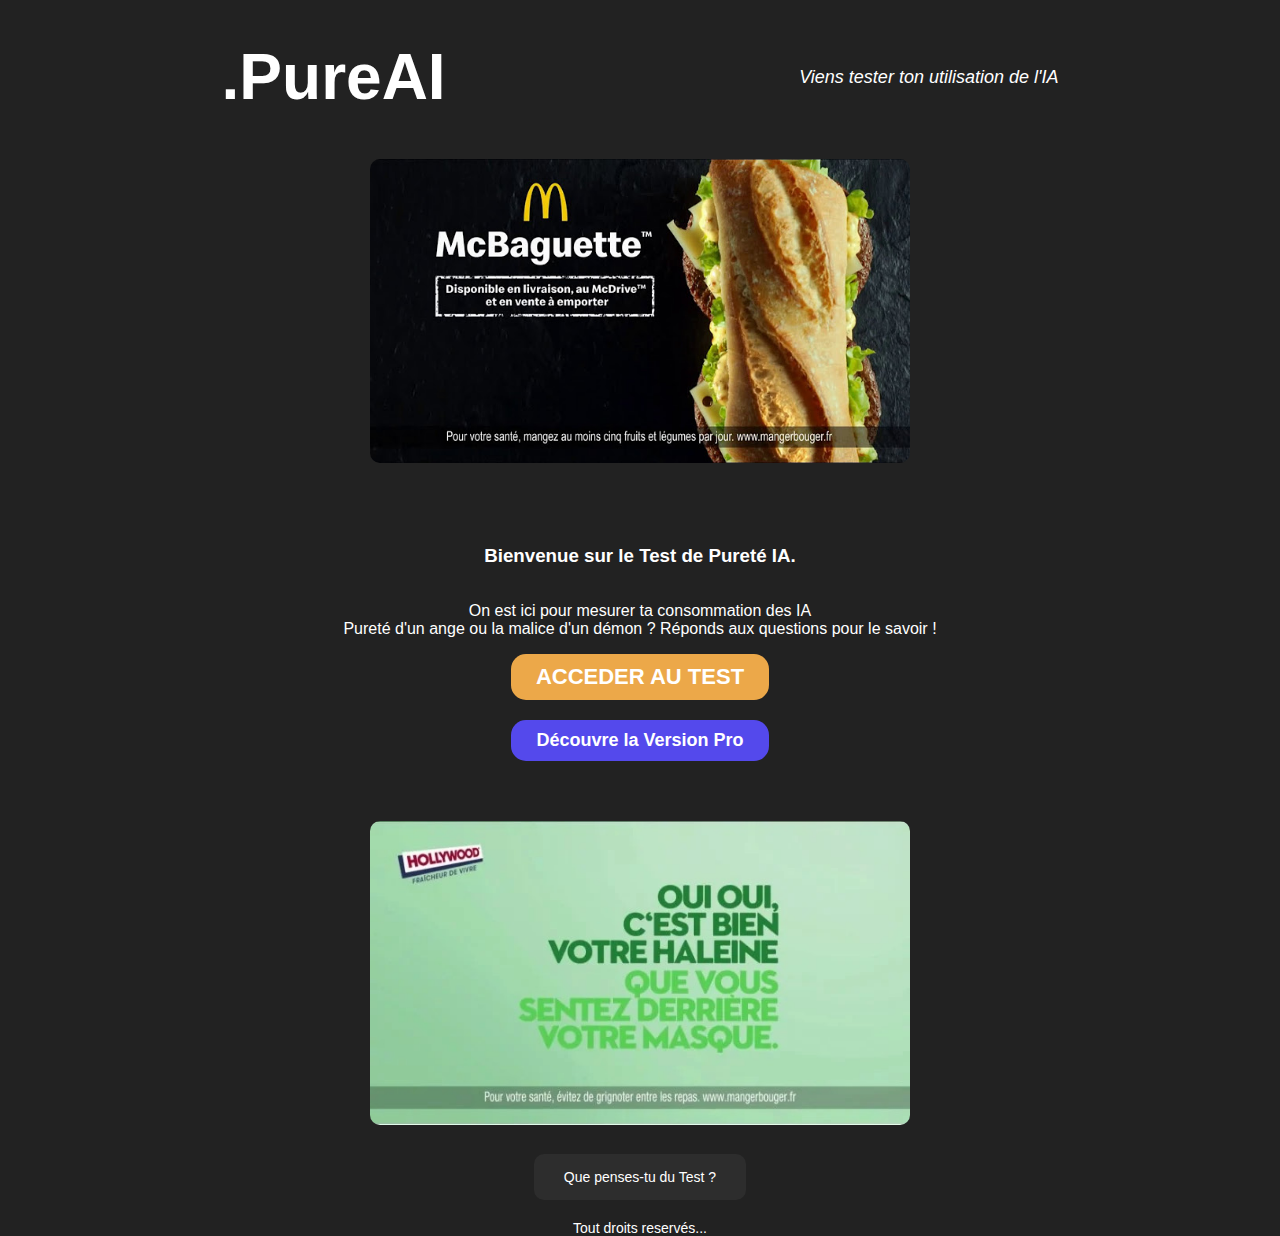
<file: index.html>
<!DOCTYPE html>
<html lang="fr">
<head>
    <meta charset="UTF-8">
    <meta name="viewport" content="width=device-width, initial-scale=1.0">
    <title>Test de pureté IA - MENU</title>
    <link href="cssfiles/style.css" rel="stylesheet" />
    <link href="cssfiles/index.css" rel="stylesheet" />
</head>
<body>
    <header>
        <div class="brand-name">.PureAI</div>
        <div class="brand-slogan"><em>Viens tester ton utilisation de l'IA</em></div>
    </header>

    <main>
        <div class="pub pub-left">
            <img src="imageFiles/pubMcDo.jpeg" alt="Publicité 1">
        </div>

        <div class="nav">
            <h3>Bienvenue sur le Test de Pureté IA. <br></h5>
            <p>
                On est ici pour mesurer ta consommation des IA <br>
                Pureté d'un ange ou la malice d'un démon ? Réponds aux questions pour le savoir ! 
            </p>
            <a href="quizz.html" class="navigation1">ACCEDER AU TEST</a>
            <a href="versionPro.html" class="navigationVersionPro">Découvre la Version Pro</a>
        </div>

        <div class="pub pub-right">
            <img src="imageFiles/pubHollywood.jpeg" alt="Publicité 2">
        </div>
    </main>

    <footer>
        <div class="nav">
            <a href="https://forms.gle/vvyc8qMKTzBKR8dy8" class="navigation_link"> Que penses-tu du Test ?</a>
        </div>

        <p style="margin-top: 20px;">
            Tout droits reservés...
        </p>
    </footer>

</body>
</html>
</file>
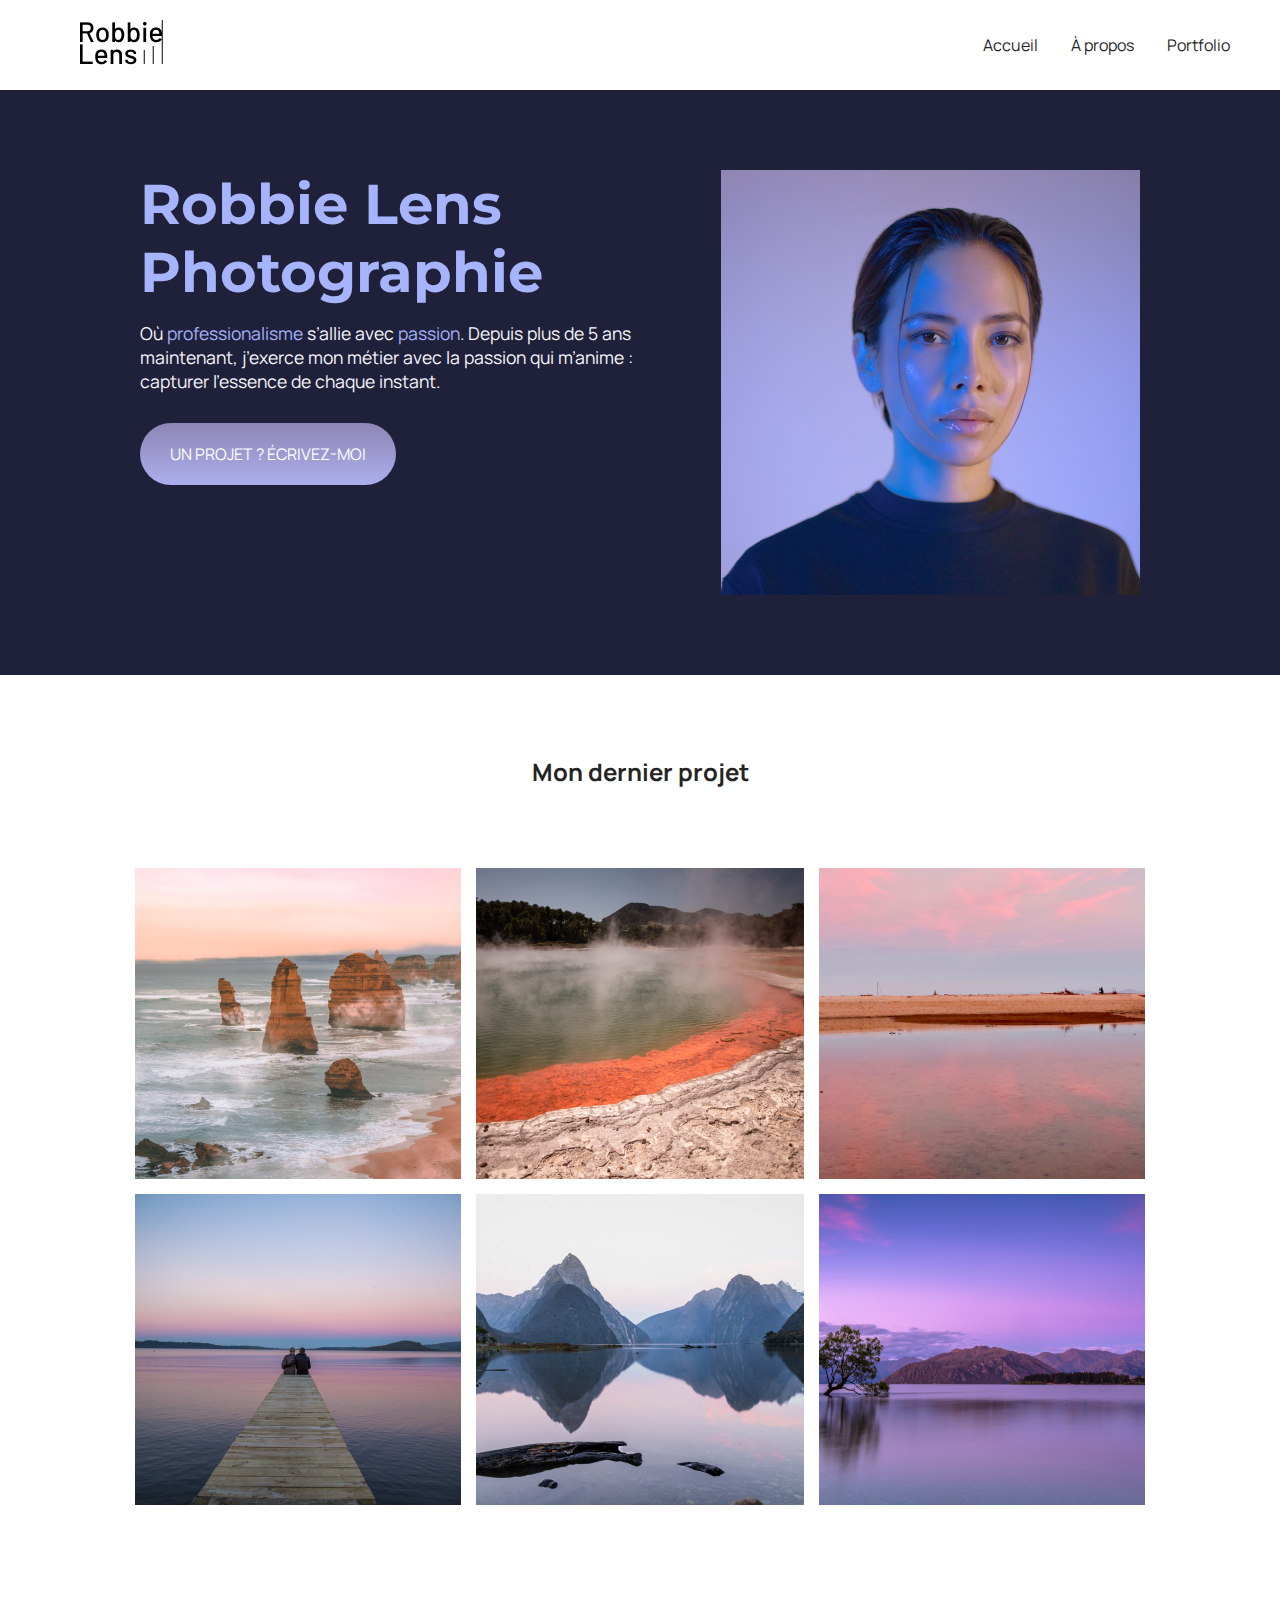
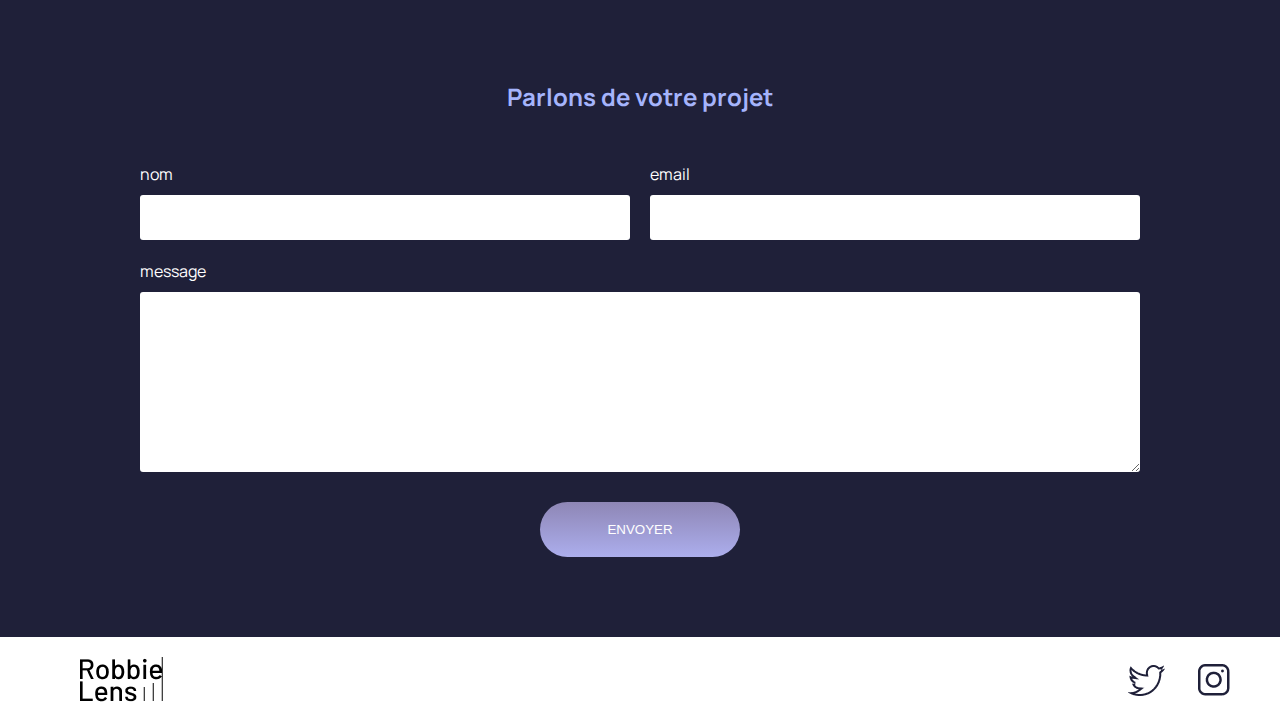
<file: exe/index.html>
<!DOCTYPE html>
<html lang="fr">

<head>
    <meta charset="utf-8" />
    <title>Accueil - Robbie Lens Photographie</title>
    <link href="style/style.css" rel="stylesheet" />
    <link href="style/index.css" rel="stylesheet" />
    <link rel="preconnect" href="https://fonts.googleapis.com">
    <link rel="preconnect" href="https://fonts.gstatic.com" crossorigin>
    <link href="https://fonts.googleapis.com/css2?family=Manrope&family=Montserrat&display=swap" rel="stylesheet">
</head>

<body>
    <header>
        <nav>
            <a href="index.html" class="lien-icone">
                <img src="images/logo.png" alt="Logo Robbie Lens" />
            </a>
            <div>
                <a href="index.html">Accueil</a>
                <a href="a-propos.html">À propos</a>
                <a href="portfolio.html">Portfolio</a>
            </div>
        </nav>
    </header>
    <main>
        <section class="accueil-introduction">
            <div>
                <h1>Robbie Lens Photographie</h1>
                <p>
                    Où <em>professionalisme</em> s’allie avec <em>passion</em>. Depuis
                    plus de 5 ans maintenant, j’exerce mon métier avec la passion
                    qui m’anime : capturer l’essence de chaque instant.
                </p>
                <a href="#contact" class="cta">UN PROJET ? ÉCRIVEZ-MOI</a>
            </div>
            <img src="images/robbie-lens.png" alt="Portrait avec effet de la photographe Robbie Lens" />
        </section>
        <section class="accueil-photos">
            <h2>Mon dernier projet</h2>
            <div>
                <img src="images/accueil/element-1.png" alt="Twelve apostles - Australie" />
                <img src="images/accueil/element-2.png" alt="Wai-O-Tapu - Nouvelle-Zélande" />
                <img src="images/accueil/element-3.png" alt="Parc National d’Abel Tasman - Nouvelle-Zélande" />
            </div>
            <div>
                <img src="images/accueil/element-4.png" alt="Lac Rotorua - Nouvelle-Zélande" />
                <img src="images/accueil/element-5.png" alt="Milford Sound - Nouvelle-Zélande" />
                <img src="images/accueil/element-6.png" alt="Lac Wanaka - Nouvelle-Zélande" />
            </div>
        </section>
        <section id="contact" class="section-contact">
            <h2>Parlons de votre projet</h2>
            <form method="get" action="">
                <div class="form-nom-email">
                    <div class="form-column">
                        <label for="nom">nom</label>
                        <input type="text" name="nom" id="nom" />
                    </div>
                    <div class="form-column">
                        <label for="email">email</label>
                        <input type="e-mail" name="email" id="email" />
                    </div>
                </div>
                <label for="message">message</label>
                <textarea name="message" id="message" rows="10"></textarea>
                <input type="submit" value="ENVOYER" class="cta" />
            </form>
        </section>
    </main>
    <footer>
        <a href="index.html" class="lien-icone">
            <img src="images/logo.png" alt="Logo Robbie Lens" />
        </a>
        <div>
            <a target="_blank" href="https://twitter.com/" class="lien-icone">
                <img src="images/twitter.png" alt="Logo Twitter" />
            </a>
            <a target="_blank" href="https://www.instagram.com/" class="lien-icone">
                <img src="images/instagram.png" alt="Logo Instagram" />
            </a>
        </div>
    </footer>
</body>

</html>
</file>
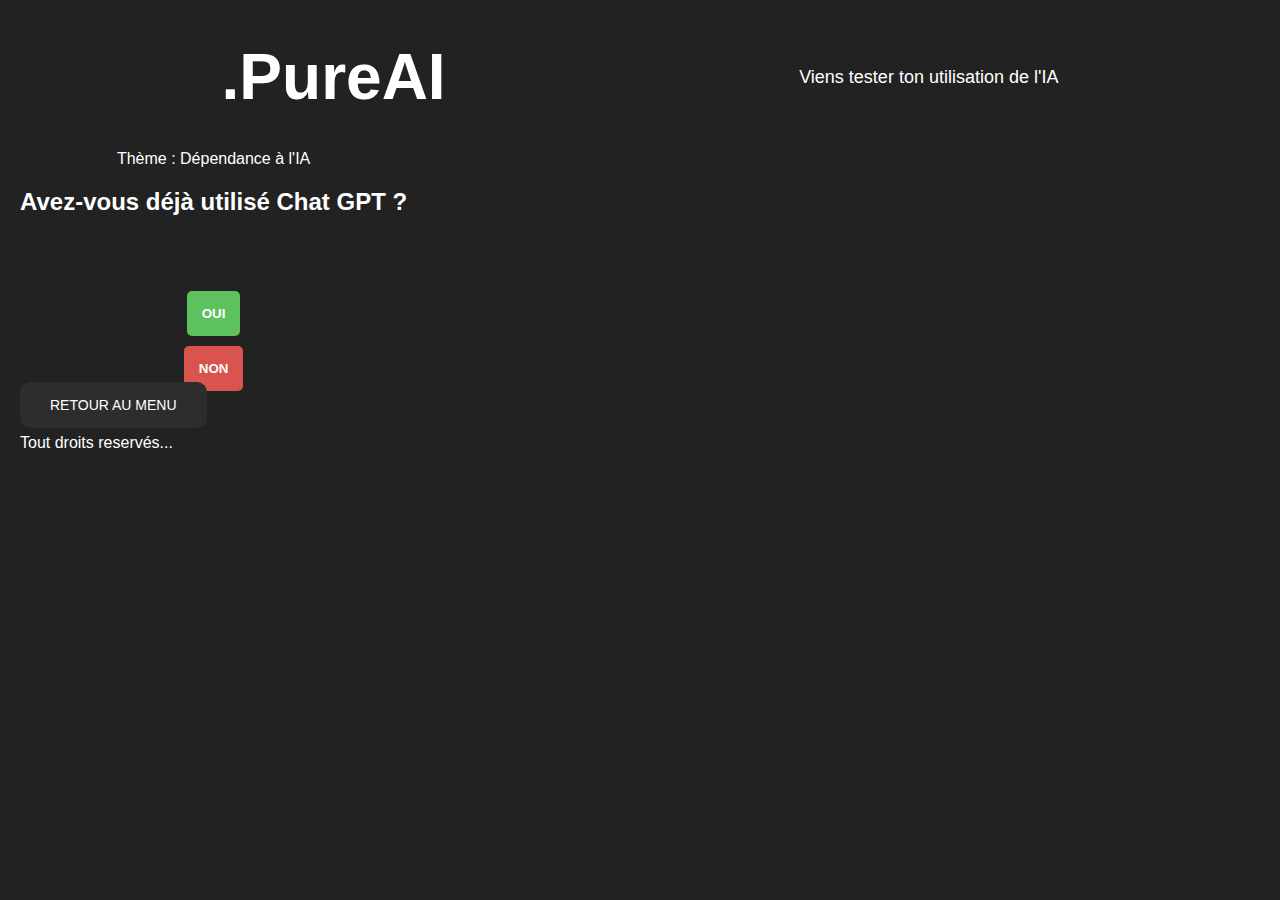
<file: quizz.html>
<!DOCTYPE html>
<html lang="fr">
<head>
    <meta charset="UTF-8">
    <meta name="viewport" content="width=device-width, initial-scale=1.0">
    <title>Test de pureté IA - QUIZZ</title>
    <link href="cssfiles/style.css" rel="stylesheet" />
    <link href="cssfiles/quizz.css" rel="stylesheet" />
    <script src="script.js" defer></script>
</head>
<body>
    <header>
        <div class="brand-name">.PureAI</div>
        <div class="brand-slogan">Viens tester ton utilisation de l'IA</div>
    </header>

    <main>
        <section class="centreSalle">
            <div>
                <p id="theme" class="theme">Thème : Consommation Energétique</p>
                <h2 id="question" class="question">Avez-vous déjà utilisé Chat GPT ?</h2>
            </div>
            <div id="buttons">
                <div id="DivButtons">
                    <button id="gbutton" class="greenbutton">OUI</button> <br>
                    <button id="rbutton" class="redbutton">NON</button>
                </div>
            </div>
        </section>
    </main>

    <footer>
        <div class="nav">
            <a href="index.html" class="navigation2">RETOUR AU MENU</a>
        </div>
        <p style="margin-top: 20px;">
            Tout droits reservés...
        </p>
    </footer>
    
</body>
</html>
</file>
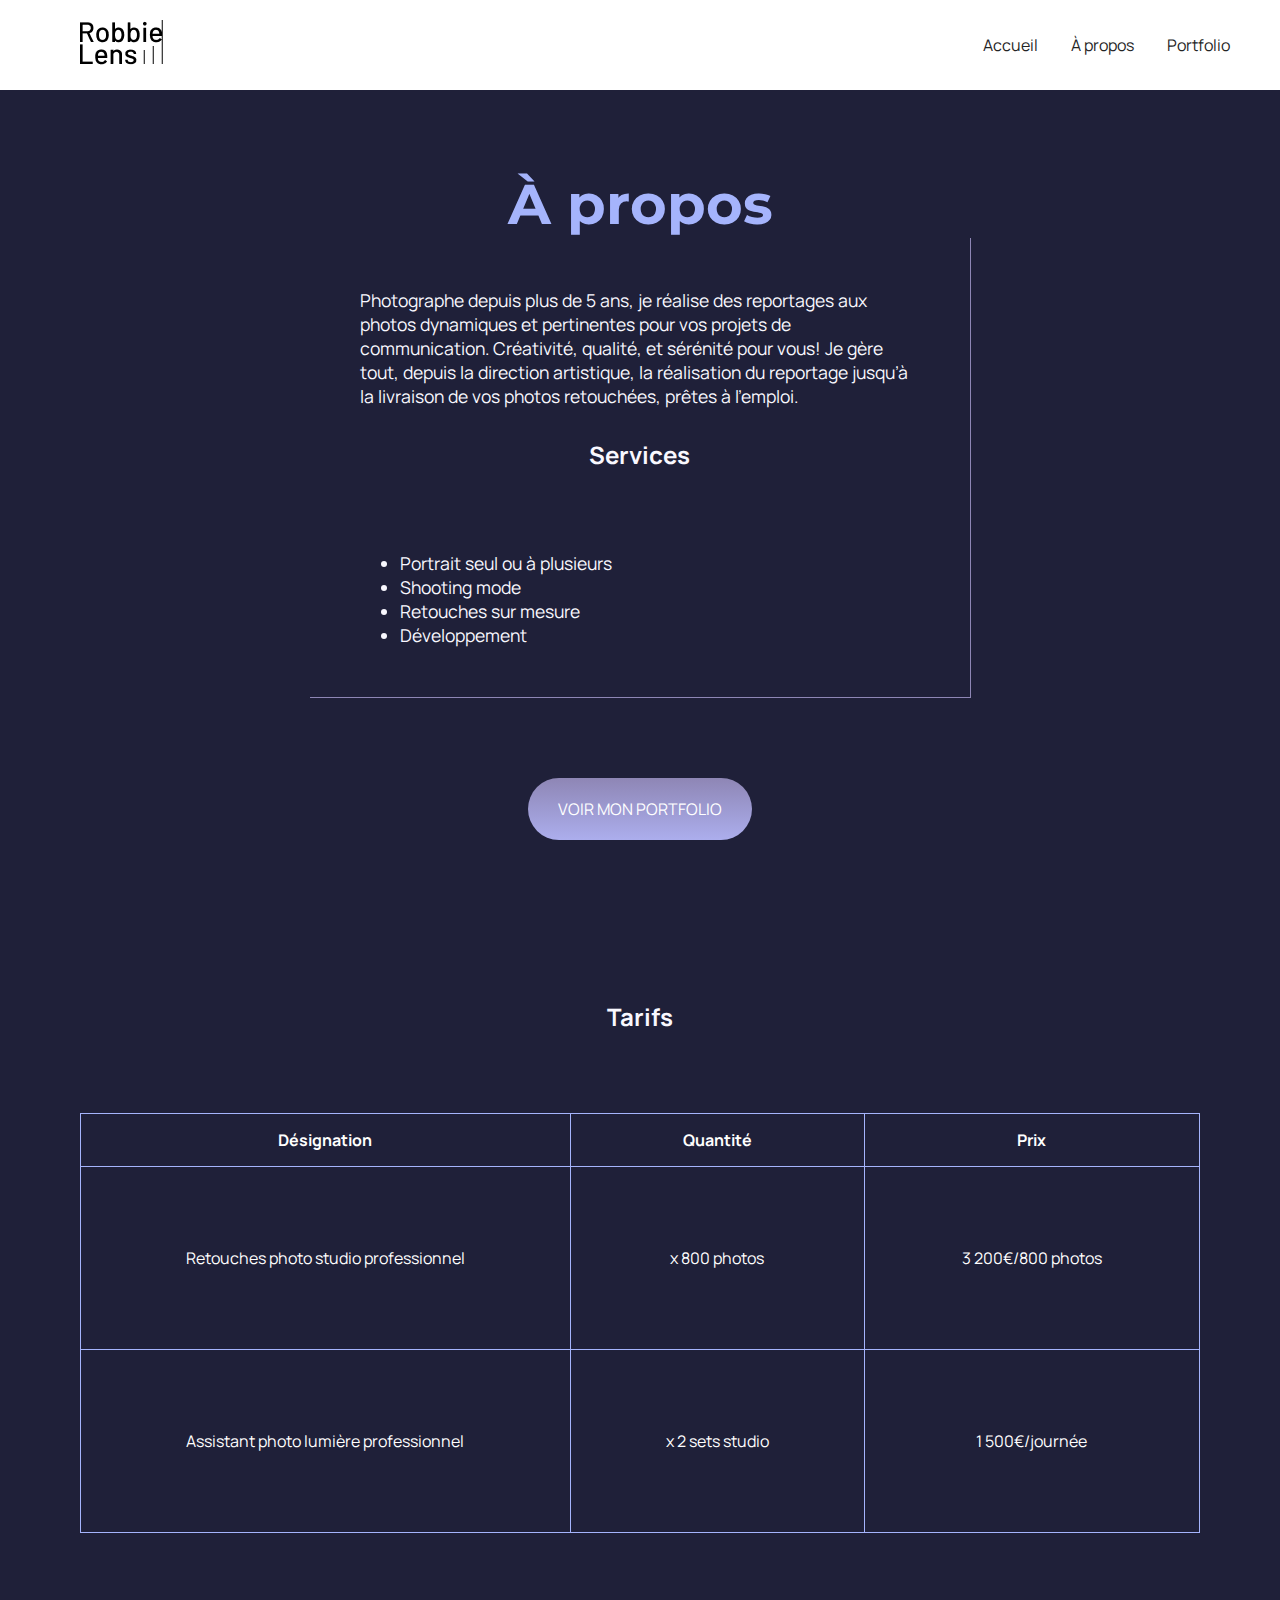
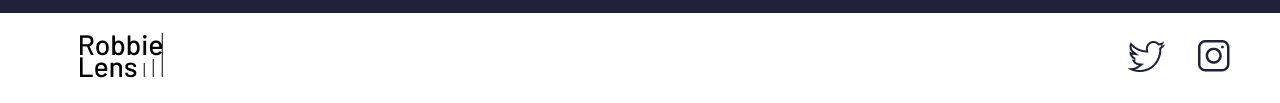
<file: exe/a-propos.html>
<!DOCTYPE html>
<html>

<head>
    <meta charset="utf-8" />
    <title>À propos - Robbie Lens Photographie</title>
    <link href="style/style.css" rel="stylesheet" />
    <link href="style/a-propos.css" rel="stylesheet" />
    <link rel="preconnect" href="https://fonts.googleapis.com">
    <link rel="preconnect" href="https://fonts.gstatic.com" crossorigin>
    <link href="https://fonts.googleapis.com/css2?family=Manrope&family=Montserrat&display=swap" rel="stylesheet">
</head>

<body>
    <header>
        <nav>
            <a href="index.html" class="lien-icone">
                <img src="images/logo.png" alt="Logo Robbie Lens" />
            </a>
            <div>
                <a href="index.html">Accueil</a>
                <a href="a-propos.html">À propos</a>
                <a href="portfolio.html">Portfolio</a>
            </div>
        </nav>
    </header>
    <main class="a-propos-main">
        <section>
            <h1>À propos</h1>
            <div class="carre-contenu">
                <p>
                    Photographe depuis plus de 5 ans, je réalise des reportages aux photos dynamiques et pertinentes
                    pour
                    vos
                    projets de communication. Créativité, qualité, et sérénité pour vous! Je gère tout, depuis la
                    direction
                    artistique, la réalisation du reportage jusqu’à la livraison de vos photos retouchées, prêtes à
                    l’emploi.
                </p>
                <h2>Services</h2>
                <ul>
                    <li>Portrait seul ou à plusieurs</li>
                    <li>Shooting mode</li>
                    <li>Retouches sur mesure</li>
                    <li>Développement</li>
                </ul>
            </div>
            <div>
                <a href="portfolio.html" class="cta">VOIR MON PORTFOLIO</a>
            </div>
        </section>
        <section class="section-tarifs">
            <h2>Tarifs</h2>
            <table>
                <thead>
                    <tr>
                        <th>Désignation</th>
                        <th>Quantité</th>
                        <th>Prix</th>
                    </tr>
                </thead>
                <tbody>
                    <tr>
                        <td>Retouches photo
                            studio professionnel</td>
                        <td>x 800 photos</td>
                        <td>3 200€/800 photos</td>
                    </tr>
                    <tr>
                        <td>Assistant photo
                            lumière professionnel</td>
                        <td>x 2 sets studio</td>
                        <td>1 500€/journée</td>
                    </tr>
                </tbody>
            </table>
            </h2>

        </section>
    </main>
    <footer>
        <a href="index.html" class="lien-icone">
            <img src="images/logo.png" alt="Logo Robbie Lens" />
        </a>
        <div>
            <a target="_blank" href="https://twitter.com/" class="lien-icone">
                <img src="images/twitter.png" alt="Logo Twitter" />
            </a>
            <a target="_blank" href="https://www.instagram.com/" class="lien-icone">
                <img src="images/instagram.png" alt="Logo Instagram" />
            </a>
        </div>
    </footer>
</body>

</html>
</file>
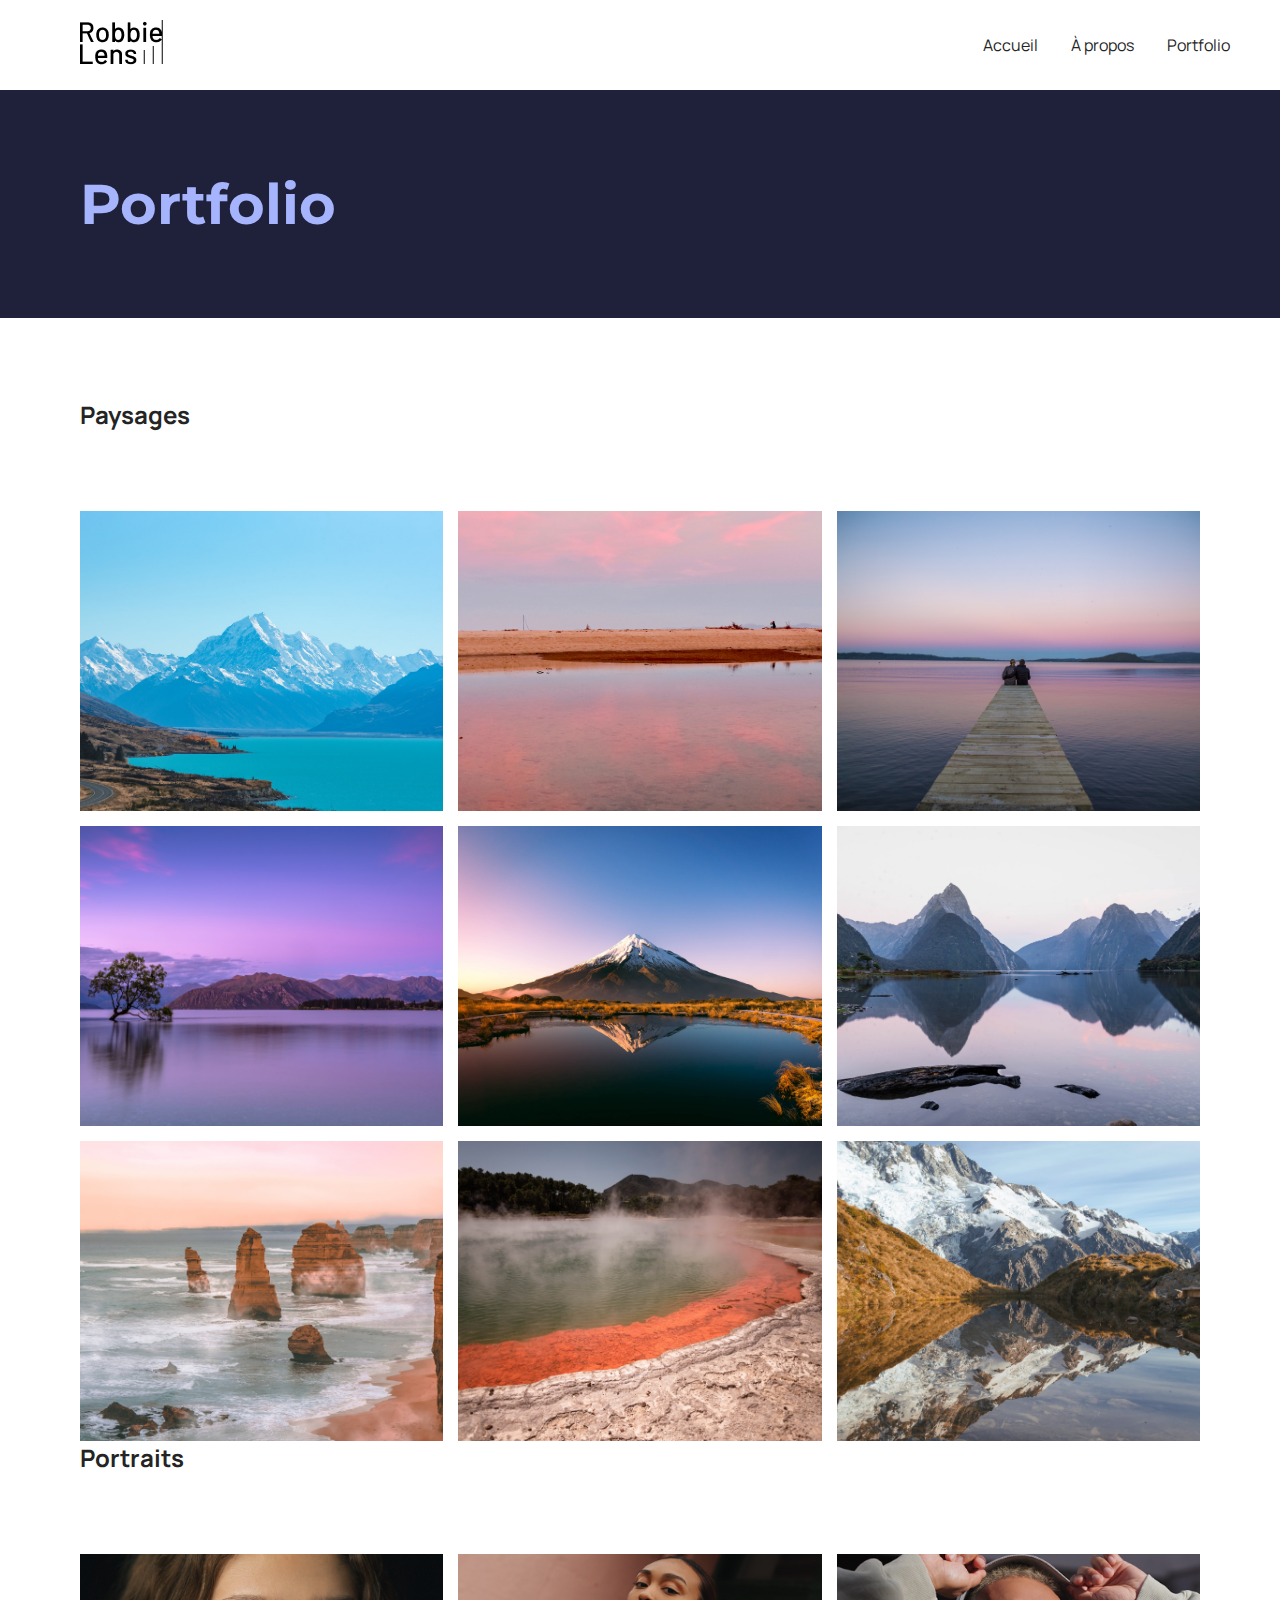
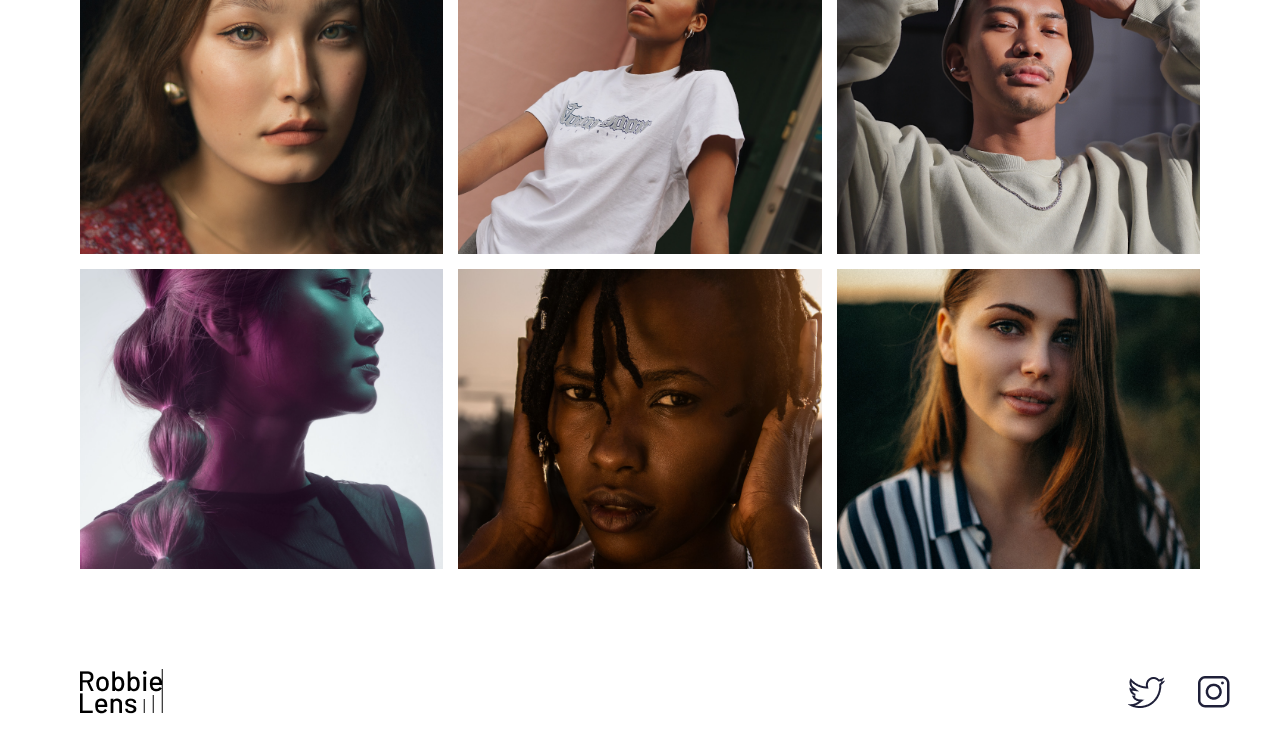
<file: exe/portfolio.html>
<!DOCTYPE html>
<html>

<head>
    <meta charset="utf-8" />
    <title>Portfolio - Robbie Lens Photographie</title>
    <link href="style/style.css" rel="stylesheet" />
    <link href="style/portfolio.css" rel="stylesheet" />
    <link rel="preconnect" href="https://fonts.googleapis.com">
    <link rel="preconnect" href="https://fonts.gstatic.com" crossorigin>
    <link href="https://fonts.googleapis.com/css2?family=Manrope&family=Montserrat&display=swap" rel="stylesheet">
</head>

<body>
    <header>
        <nav>
            <a href="index.html" class="lien-icone">
                <img src="images/logo.png" alt="Logo Robbie Lens" />
            </a>
            <div>
                <a href="index.html">Accueil</a>
                <a href="a-propos.html">À propos</a>
                <a href="portfolio.html">Portfolio</a>
            </div>
        </nav>
    </header>
    <main>
        <section>
            <h1>Portfolio</h1>
        </section>
        <section class="portfolio-section-photos">
            <h2>Paysages</h2>
            <div class="grid-paysages">
                <a href="images/portfolio/paysage1.jpg" class="lien-conteneur-photo">
                    <img src="images/portfolio/paysage1.jpg" alt="Mont Aoraki - Nouvelle-Zélande" />
                    <div class="photo-hover">Voir la photo</div>
                </a>
                <a href="images/portfolio/paysage2.jpg" class="lien-conteneur-photo">
                    <img src="images/portfolio/paysage2.jpg" alt="Parc National d’Abel Tasman - Nouvelle-Zélande" />
                    <div class="photo-hover">Voir la photo</div>
                </a>
                <a href="images/portfolio/paysage3.jpg" class="lien-conteneur-photo">
                    <img src="images/portfolio/paysage3.jpg" alt="Lac Rotorua - Nouvelle-Zélande" />
                    <div class="photo-hover">Voir la photo</div>
                </a>
                <a href="images/portfolio/paysage4.jpg" class="lien-conteneur-photo">
                    <img src="images/portfolio/paysage4.jpg" alt="Lac Wanaka - Nouvelle-Zélande" />
                    <div class="photo-hover">Voir la photo</div>
                </a>
                <a href="images/portfolio/paysage5.jpg" class="lien-conteneur-photo">
                    <img src="images/portfolio/paysage5.jpg" alt="Mont Taranaki - Nouvelle-Zélande" />
                    <div class="photo-hover">Voir la photo</div>
                </a>
                <a href="images/portfolio/paysage6.jpg" class="lien-conteneur-photo">
                    <img src="images/portfolio/paysage6.jpg" alt="Milford Sound - Nouvelle-Zélande" />
                    <div class="photo-hover">Voir la photo</div>
                </a>
                <a href="images/portfolio/paysage7.jpg" class="lien-conteneur-photo">
                    <img src="images/portfolio/paysage7.jpg" alt="Twelve Apostle - Australie" />
                    <div class="photo-hover">Voir la photo</div>
                </a>
                <a href="images/portfolio/paysage8.jpg" class="lien-conteneur-photo">
                    <img src="images/portfolio/paysage8.jpg" alt="Wai-O-Tapu - Nouvelle-Zélande" />
                    <div class="photo-hover">Voir la photo</div>
                </a>
                <a href="images/portfolio/paysage9.jpg" class="lien-conteneur-photo">
                    <img src="images/portfolio/paysage9.jpg" alt="Mont Cook - Nouvelle Zélande" />
                    <div class="photo-hover">Voir la photo</div>
                </a>
            </div>
            <h2>Portraits</h2>
            <div class="grid-portraits">
                <a href="images/portfolio/portrait1.jpg" class="lien-conteneur-photo">
                    <img src="images/portfolio/portrait1.jpg" alt="Portrait jeune femme 1" />
                    <div class="photo-hover">Voir la photo</div>
                </a>
                <a href="images/portfolio/portrait2.jpg" class="lien-conteneur-photo">
                    <img src="images/portfolio/portrait2.jpg" alt="Portrait jeune femme 2" />
                    <div class="photo-hover">Voir la photo</div>
                </a>
                <a href="images/portfolio/portrait3.jpg" class="lien-conteneur-photo">
                    <img src="images/portfolio/portrait3.jpg" alt="Portrait jeune homme 3" />
                    <div class="photo-hover">Voir la photo</div>
                </a>
                <a href="images/portfolio/portrait4.jpg" class="lien-conteneur-photo">
                    <img src="images/portfolio/portrait4.jpg" alt="Portrait jeune femme 4" />
                    <div class="photo-hover">Voir la photo</div>
                </a>
                <a href="images/portfolio/portrait5.jpg" class="lien-conteneur-photo">
                    <img src="images/portfolio/portrait5.jpg" alt="Portrait jeune femme 5" />
                    <div class="photo-hover">Voir la photo</div>
                </a>
                <a href="images/portfolio/portrait6.jpg" class="lien-conteneur-photo">
                    <img src="images/portfolio/portrait6.jpg" alt="Portrait jeune femme 6" />
                    <div class="photo-hover">Voir la photo</div>
                </a>

            </div>
        </section>
    </main>
    <footer>
        <a href="index.html" class="lien-icone">
            <img src="images/logo.png" alt="Logo Robbie Lens" />
        </a>
        <div>
            <a target="_blank" href="https://twitter.com/" class="lien-icone">
                <img src="images/twitter.png" alt="Logo Twitter" />
            </a>
            <a target="_blank" href="https://www.instagram.com/" class="lien-icone">
                <img src="images/instagram.png" alt="Logo Instagram" />
            </a>
        </div>
    </footer>
</body>

</html>
</file>
<file: cssfiles/style.css>
/*
    Body --> shared CSS between the three pages
*/
html, body {
    height: 100%;
    margin: 0;
    font-family: Arial, sans-serif;
}

body {
    background-color: rgb(34, 34, 34);
    color: white;
    display: flex;
    flex-direction: column;
    padding: 20px;
    box-sizing: border-box;
}

/*
    Header --> shared between the three pages
*/
header {
    text-align: center;
    display: flex;
    justify-content: space-around;   /* Utilisez space-around pour un espacement plus centré */
    align-items: center;
    padding: 20px;
    border-radius: 10px;
    width: 80%; /* Limitez la largeur pour centrer davantage */
    margin: 0 auto; /* Centrez le header */
    gap: 20%;
}
.brand-name {
    color: white;
    font-size: 64px;
    font-weight: bold;
}
.brand-slogan {
    font-size: 18px;
}

/* Media query for mobile devices */
@media (max-width: 600px) {
    body {
        font-size: 75%; /* Reduce font size to 75% on mobile devices */
    }
}
</file>
<file: cssfiles/index.css>
/*
    Main content --> specific to the home page
*/

main {
    display: flex;
    flex-direction: column; /* Disposition en colonne */
    justify-content: center; /* Centre les éléments horizontalement */
    align-items: center; /* Centre les éléments verticalement */
    height: 100vh; /* Prend toute la hauteur de la fenêtre */
    gap: 60px; /* Ajoute un espace entre les éléments */
    position: relative; /* Position relative pour le positionnement des pubs */
    padding-top: 60px; /* Add padding to avoid overlapping with header */
    padding-bottom: 60px; /* Add padding to avoid overlapping with footer */
}

.pub {
    width: 60vh;
    height: 100%;
}   

.pub img {
    width: 60vh; /* Définissez la largeur souhaitée pour les pubs verticales */
    height: auto; /* Hauteur automatique pour maintenir le ratio */
    border-radius: 10px;
    object-fit: cover; /* Assure que l'image couvre l'espace sans déformation */
}

.nav {
    display: flex;
    flex-direction: column;
    justify-content: center; /* Centre les éléments horizontalement */
    align-items: center; /* Centre les éléments verticalement */
    text-align: center;
    width: 70%;
    margin: auto;
}

.navigation1 {
    text-decoration: none;
    background-color: rgb(236, 168, 73);
    color: white;
    border-radius: 15px;
    padding: 10px 25px;
    font-size: 22px;
    font-weight: bold;
    transition: background-color 0.1s, color 0.1s;
}

.navigation1:hover {
    background-color: rgb(229, 145, 35);
    color: white;
}

.navigationVersionPro {
    margin-top: 20px;
    text-decoration: none;
    background-color: rgb(84, 73, 236);
    color: white;
    border-radius: 15px;
    padding: 10px 25px;
    font-size: 18px;
    font-weight: bold;
    transition: background-color 0.1s, color 0.1s;
}

.navigationVersionPro:hover {
    background-color: rgb(60, 52, 168);
    color: white;
}

.navigation_link {
    text-decoration: none;
    background-color: rgb(45, 45, 45);
    color: white;
    border-radius: 10px;
    padding: 15px 30px;
    font-size: 14px;
    transition: background-color 0.1s
}

.navigation_link:hover {
    background-color: rgb(55, 55, 55);
}

footer p {
    margin: 0;
    font-size: 14px;
    text-align: center;
}

@media (max-width: 600px) {
    body {
        font-size: 75%; /* Reduce font size to 75% on mobile devices */
    }

    .pub {
        width: 40vh;
        height: 100%;
    }  

    .pub img {
        width: 40vh; /* Définissez la largeur souhaitée pour les pubs verticales */
        height: auto; /* Hauteur automatique pour maintenir le ratio */
        border-radius: 10px;
        object-fit: cover; /* Assure que l'image couvre l'espace sans déformation */
    }
}
</file>
<file: exe/style/style.css>
* {
  margin: 0;
}

body {
  font-family: 'Manrope', sans-serif;
  font-size: 1em;
  background-color: #1f2039;
}

a {
  color: #242424;
  text-decoration: none;
}

em {
  color: #a5b4fc;
  font-style: normal;
}

h1 {
  font-size: 3.5em;
  color: #a5b4fc;
  font-family: 'Montserrat', sans-serif;
}

h2 {
  color: #f9f8ff;
}

p,
li {
  font-size: 1.1em;
  color: #f9f8ff;
}

header,
footer {
  background-color: white;
  padding: 20px 50px;
}

.cta {
  display: inline-block;
  background: linear-gradient(#8e86b5, #acaeed);
  color: white;
  border-radius: 50px;
  padding: 20px 30px;
}

a:hover {
  text-decoration: underline;
}

.cta:hover {
  background: linear-gradient(#696484, #8788ba);
  text-decoration: none;
}

.lien-icone {
  margin-left: 30px;
}

.lien-icone:hover {
  opacity: 0.5;
}

section {
  padding: 80px;
}

footer,
nav {
  display: flex;
  flex-direction: row;
  align-items: center;
  justify-content: space-between;
}

nav a {
  margin-left: 30px;
}

@media screen and (max-width: 996px) {
  header nav {
    flex-direction: column;
    align-items: center;
    justify-content: center;
  }

  header nav img {
    margin-bottom: 20px;
  }

  header,
  footer {
    padding: 20px 20px;
  }

  h1 {
    font-size: 2em;
  }

  section {
    padding: 50px 20px 50px 20px;
  }

  nav a {
    margin-left: 10px;
    margin-right: 10px;
  }
}
</file>
<file: exe/style/index.css>
.accueil-photos {
  background-color: white;
  padding: 80px;
}

.accueil-photos h2 {
  color: #242424;
  text-align: center;
  margin-bottom: 80px;
}

.accueil-photos div {
  display: flex;
  flex-direction: row;
  gap: 15px;
  justify-content: center;
  margin-bottom: 15px;
}

.accueil-introduction {
  display: flex;
  flex-direction: row;
  max-width: 1000px;
  align-items: flex-start;
  margin: auto;
}

.accueil-introduction h1 {
  margin-bottom: 15px;
}

.accueil-introduction p {
  margin-bottom: 30px;
}

.accueil-introduction div {
  padding-right: 80px;
}

.section-contact h2 {
  color: #a5b4fc;
  text-align: center;
  margin-bottom: 50px;
}

form {
  display: flex;
  flex-direction: column;
  max-width: 1000px;
  margin: auto;
  color: white;
}

.form-nom-email {
  display: flex;
  flex-direction: row;
  gap: 20px;
}

.form-column {
  flex: 1;
  display: flex;
  flex-direction: column;
  margin-bottom: 20px;
}

input,
textarea {
  padding: 15px;
  border-radius: 3px;
  border: none;
}

label {
  margin-bottom: 10px;
}

input[type='submit'] {
  width: 200px;
  margin: auto;
  margin-top: 30px;
}

@media screen and (max-width: 996px) {
  .accueil-introduction {
    flex-direction: column;
    align-items: center;
    justify-content: center;
  }

  .accueil-introduction div {
    padding-right: 0;
    text-align: center;
    order: 2;
  }

  .accueil-introduction img {
    order: 1;
    margin-bottom: 20px;
    width: 100%;
  }

  .accueil-photos {
    padding: 20px;
  }

  .accueil-photos div {
    flex-direction: column;
  }

  .section-contact {
    padding: 50px 20px;
  }

  .form-nom-email {
    flex-direction: column;
    gap: 0;
  }
}
</file>
<file: cssfiles/quizz.css>
* {
    color: white;
}

.greenbutton {
    background-color: rgb(93, 193, 93);
}

.greenbutton:hover {
    background-color: rgb(75, 156, 75);
}

.redbutton {
    background-color: rgb(217, 83, 79);
}

.redbutton:hover {
    background-color: rgb(176, 68, 64);
}

.redbutton, .greenbutton {
    padding: 25px;
    border-radius: 15px;
    text-decoration: none;
    font-size: 24px;
    transition: background-color 0.1s;
}

section {
    display: flex;
    align-content: space-around;
    justify-content: center;
    flex-direction: column;
    gap: 50px;
    text-align: center;
}

main {
    display: flex;
    flex-direction: row;
    justify-content: space-between;
}

.navigation2 {
    text-decoration: none;
    background-color: rgb(45, 45, 45);
    color: white;
    border-radius: 10px;
    padding: 15px 30px;
    font-size: 14px;
    transition: background-color 0.1s
}

.navigation2:hover {
    background-color: rgb(55, 55, 55);
}

.pub {
    background-color: rgb(155, 155, 252);
}
</file>
<file: exe/style/a-propos.css>
.carre-contenu {
  border-right: 1px solid #8e86b5;
  border-bottom: 1px solid #8e86b5;
  padding: 50px;
  width: 50%;
  margin: auto;
  margin-bottom: 80px;
}

.carre-contenu h2 {
  margin-top: 30px;
}

.carre-contenu ul {
  margin-top: 30px;
}

.carre-contenu + div {
  text-align: center;
}

.a-propos-main {
  margin: auto;
}

table {
  color: white;
  text-align: center;
  width: 100%;
  border-collapse: collapse;
}

td,
th {
  padding: 15px;
  border: 1px solid #a5b4fc;
}

td {
  padding: 80px;
}

h2 {
  margin-bottom: 80px;
}

h1,
h2 {
  text-align: center;
}

@media screen and (max-width: 996px) {
  .section-tarifs {
    display: none;
  }
}
</file>
<file: exe/style/portfolio.css>
.portfolio-section-photos {
  background-color: white;
}

.portfolio-section-photos h2 {
  color: #242424;
  margin-bottom: 80px;
}

.grid-paysages {
  display: grid;
  grid-template-columns: 1fr 1fr 1fr;
  grid-template-rows: 300px 300px 300px;
  gap: 15px;
}

.grid-portraits {
  display: grid;
  grid-template-columns: 1fr 1fr 1fr;
  grid-template-rows: 300px 300px;
  gap: 15px;
}

.grid-paysages img,
.grid-portraits img {
  width: 100%;
  height: 100%;
  object-fit: cover;
}

.lien-conteneur-photo {
  position: relative;
}

.photo-hover {
  position: absolute;
  top: 0;
  left: 0;
  right: 0;
  bottom: 0;
  display: flex;
  align-items: center;
  justify-content: center;
  font-size: 1.5em;
  color: white;
  background-color: rgba(0, 0, 0, 0.7);
  display: none;
}

.lien-conteneur-photo:hover .photo-hover {
  display: flex;
}

@media screen and (max-width: 996px) {
  .grid-paysages {
    grid-template-columns: 1fr;
    gap: 15px;
  }

  .grid-portraits {
    grid-template-columns: 1fr;
    gap: 15px;
  }
}
</file>
